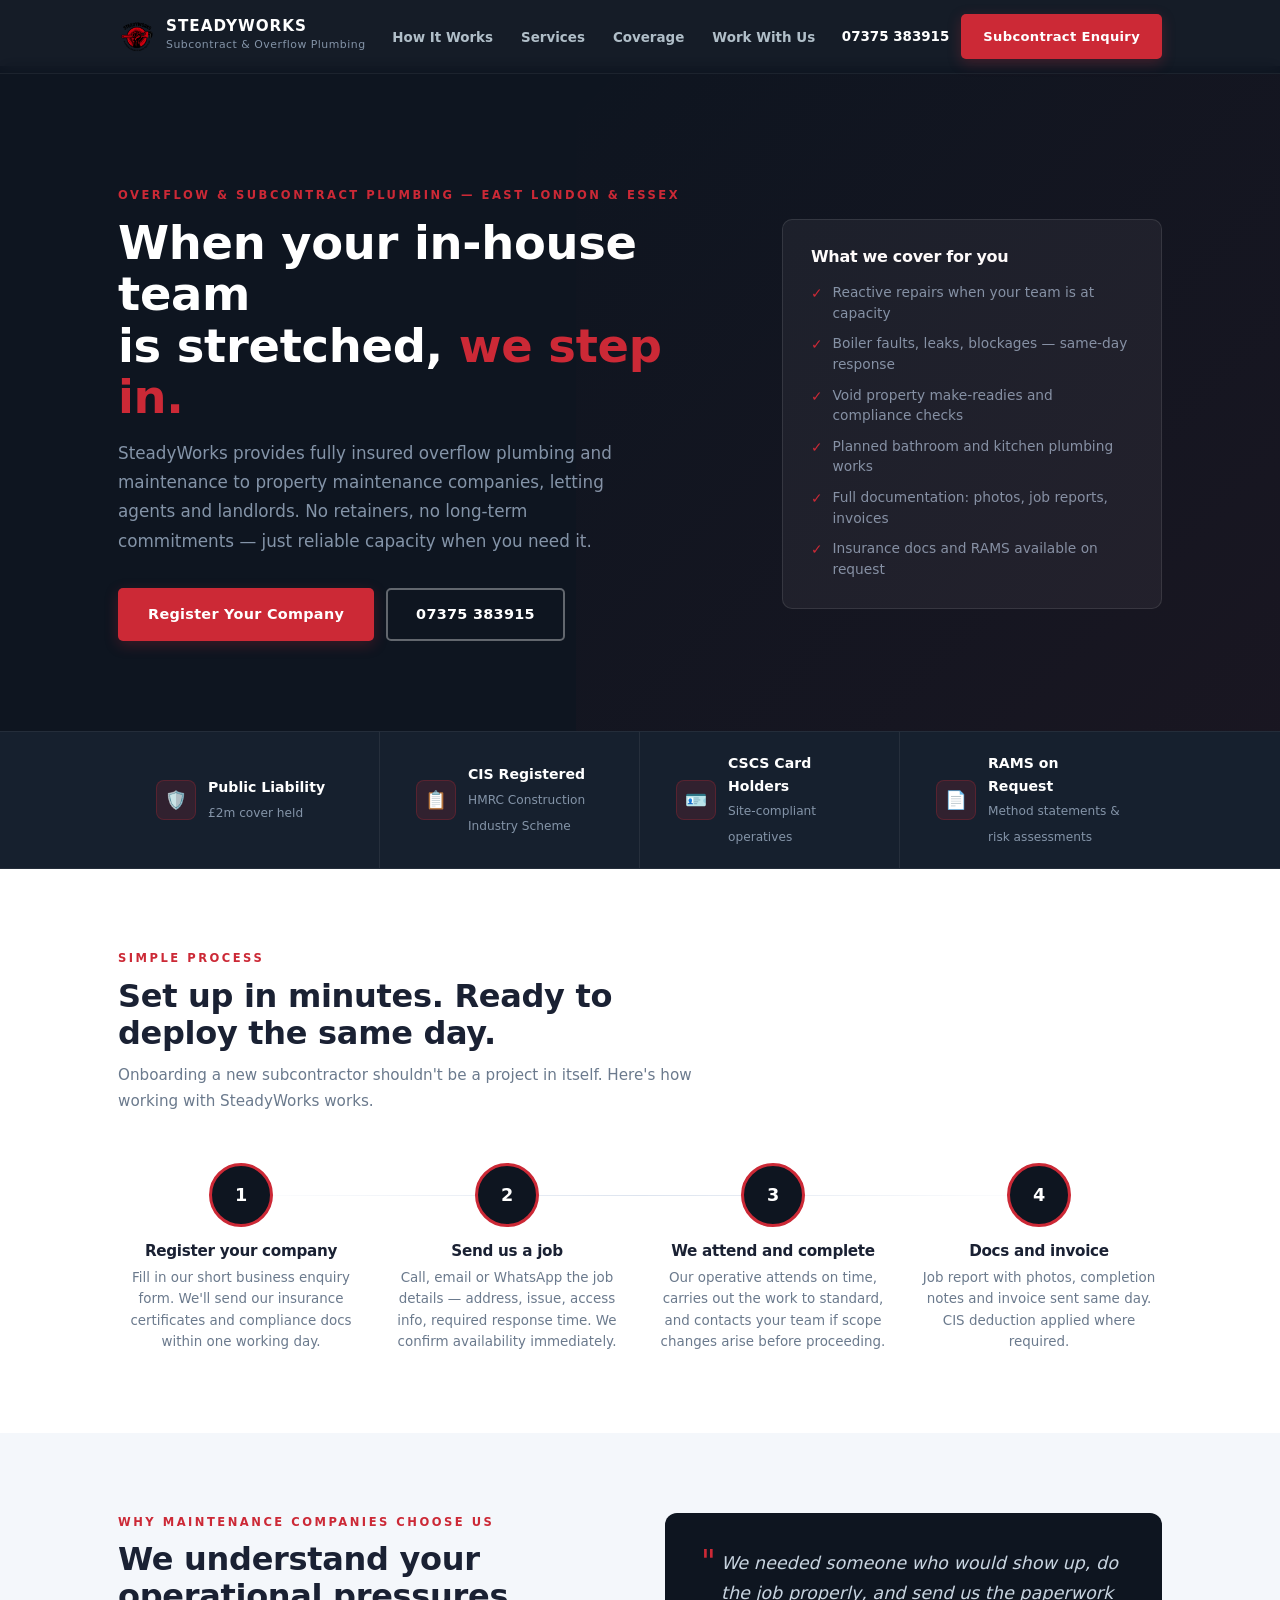
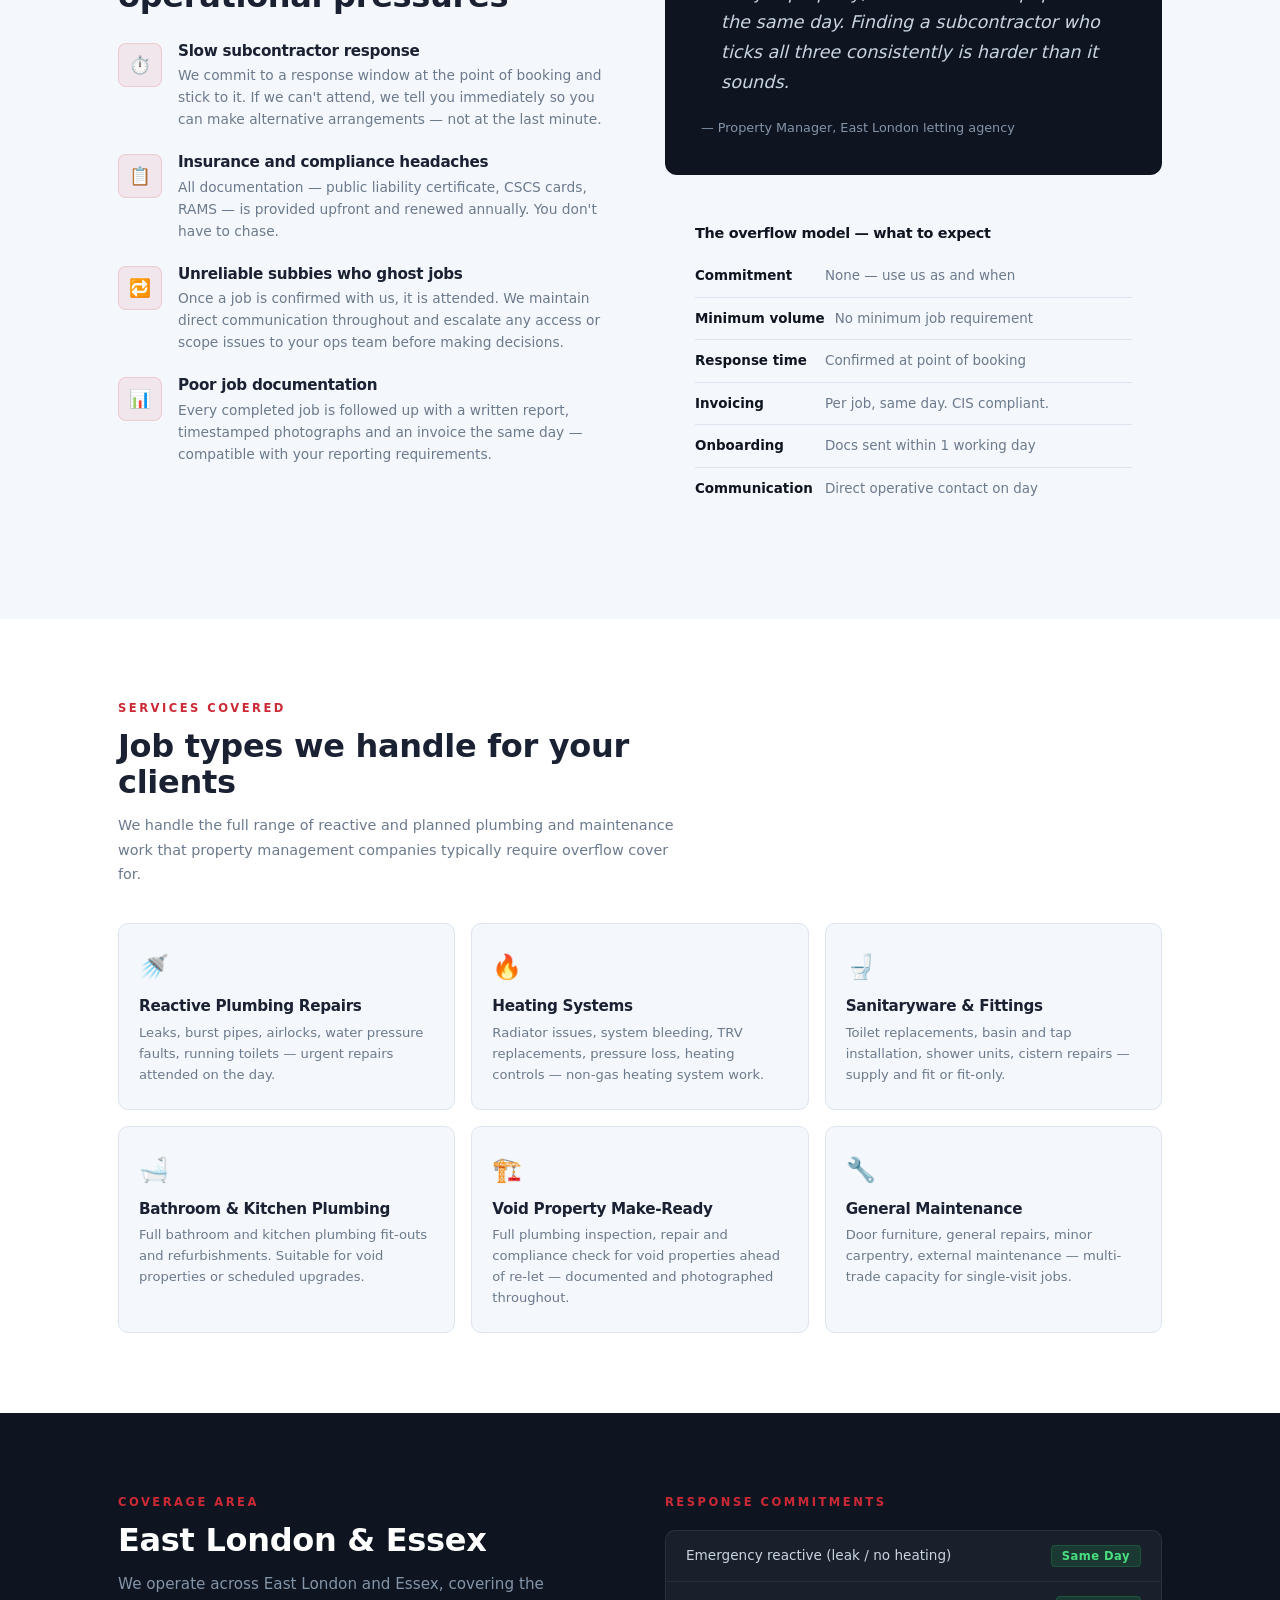
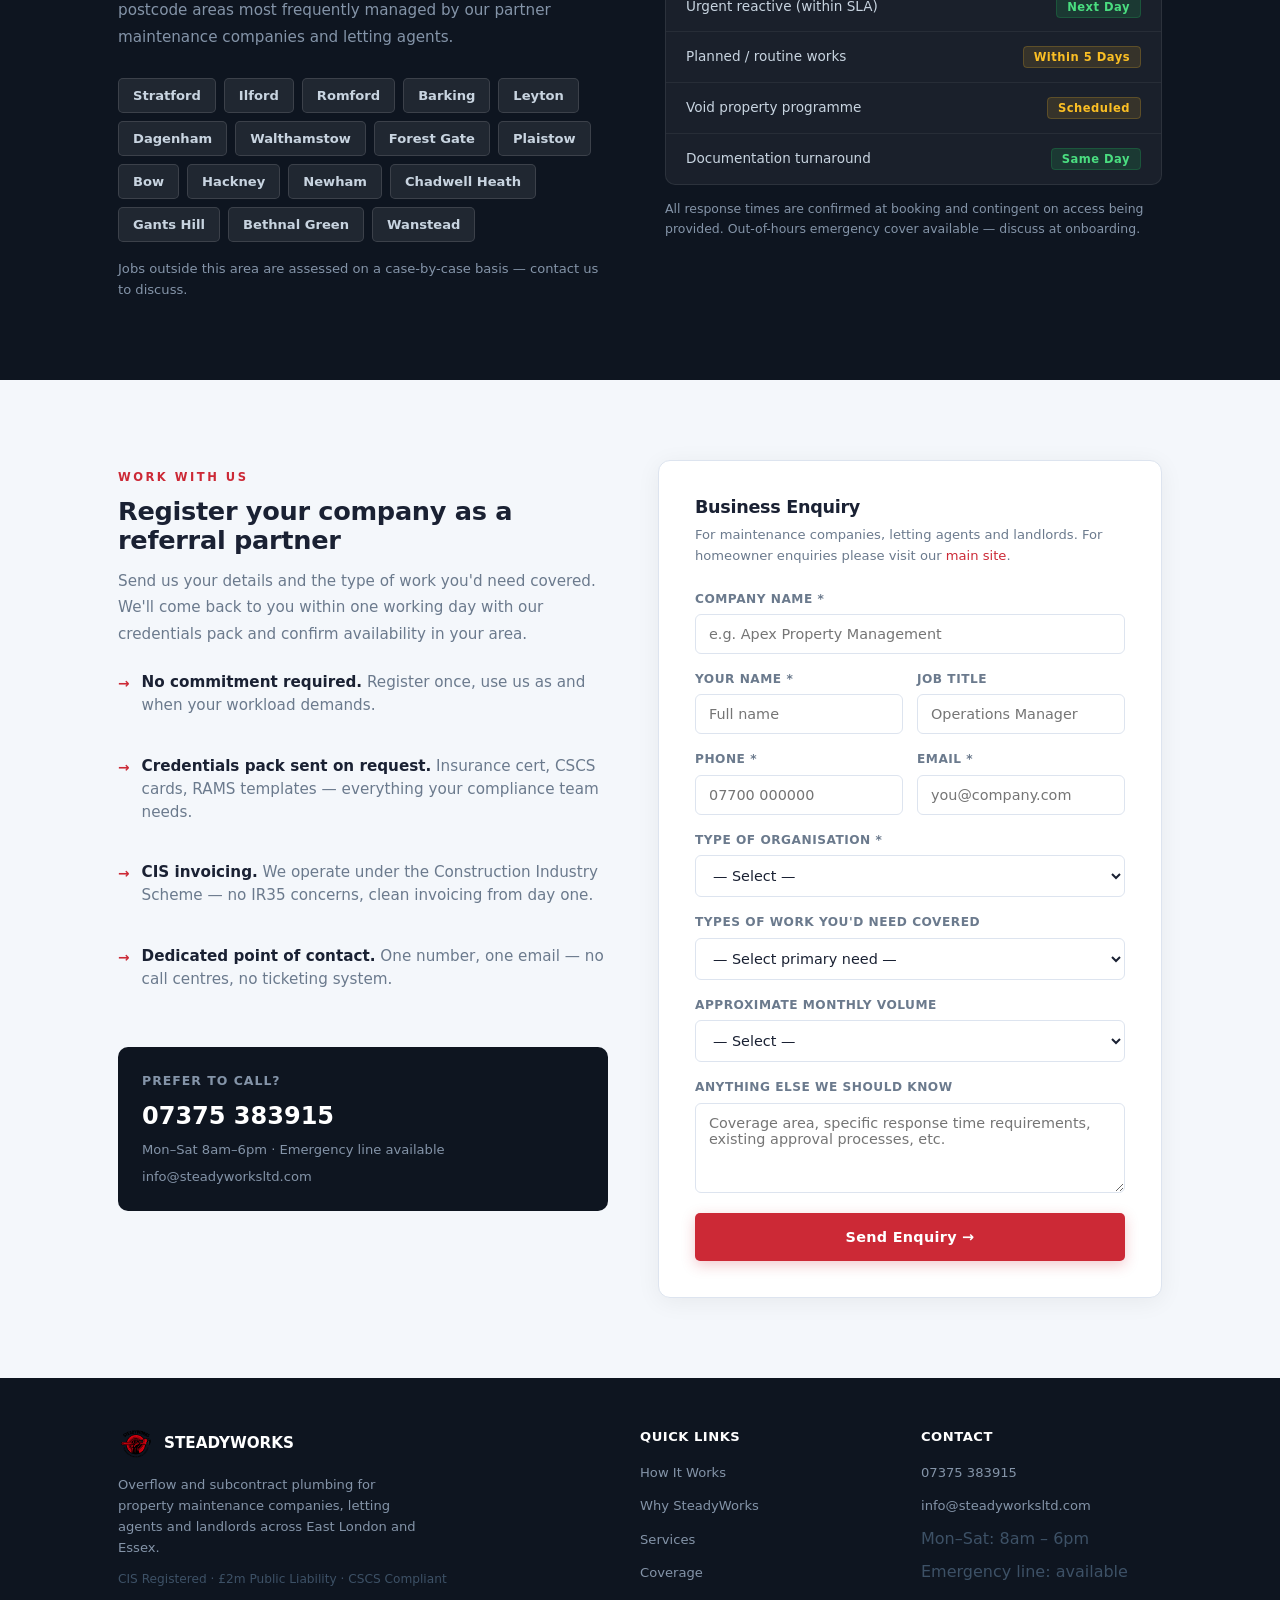
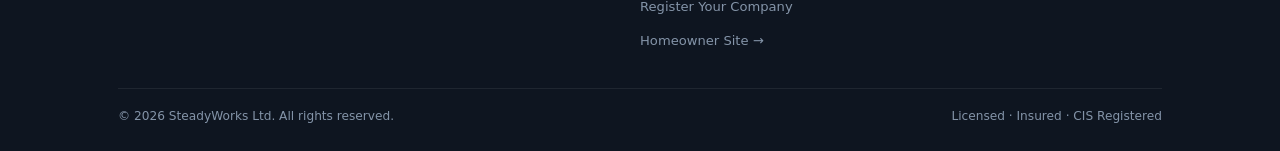
<file: deploy/subcontractor.html>
<!DOCTYPE html>
<html lang="en-GB">
<head>
<meta charset="UTF-8">
<meta name="viewport" content="width=device-width, initial-scale=1.0">
<title>SteadyWorks – Overflow Plumbing Subcontractor | East London &amp; Essex</title>
<meta name="description" content="SteadyWorks provides overflow plumbing and maintenance services to property management companies, letting agents and landlords across East London and Essex. Fully insured, CIS registered. Fast response, full documentation.">
<meta name="robots" content="index, follow">
<link rel="canonical" href="https://steadyworksltd.com/subcontractor">
<meta property="og:title" content="SteadyWorks – Overflow Plumbing Subcontractor">
<meta property="og:description" content="Reliable overflow plumbing contractor for property maintenance companies and letting agents. Fully insured, CIS registered. East London &amp; Essex.">
<link rel="icon" href="assets/logo.png" type="image/png">

<script type="application/ld+json">
{
  "@context": "https://schema.org",
  "@type": "Plumber",
  "name": "SteadyWorks Ltd",
  "url": "https://steadyworksltd.com/subcontractor",
  "telephone": "+447375383915",
  "email": "info@steadyworksltd.com",
  "description": "Overflow plumbing subcontractor for property management companies, letting agents and landlords. Fully insured, CIS registered.",
  "areaServed": [{"@type":"AdministrativeArea","name":"East London"},{"@type":"AdministrativeArea","name":"Essex"}]
}
</script>

<style>
:root{
  --navy:#0e1520;
  --navy-mid:#16202e;
  --navy-light:#1e2d42;
  --red:#CC2936;
  --red-dark:#a51e29;
  --slate:#8494a8;
  --light:#f4f7fb;
  --white:#ffffff;
  --border:#dde4ef;
  --text:#1a2133;
}
*{margin:0;padding:0;box-sizing:border-box;}
html{scroll-behavior:smooth;}
body{font-family:'Segoe UI',system-ui,Arial,sans-serif;background:var(--white);color:var(--text);line-height:1.6;font-size:16px;}
a{text-decoration:none;color:inherit;}
img{max-width:100%;display:block;}
.container{max-width:1100px;margin:0 auto;padding:0 28px;}
h1,h2,h3,h4{font-weight:800;line-height:1.15;letter-spacing:-.3px;}
.label{font-size:.72rem;font-weight:700;letter-spacing:2.5px;text-transform:uppercase;color:var(--red);display:block;margin-bottom:10px;}
.btn{display:inline-block;padding:13px 28px;border-radius:5px;font-weight:700;font-size:.9rem;letter-spacing:.3px;transition:transform .15s,box-shadow .15s;border:2px solid transparent;cursor:pointer;font-family:inherit;}
.btn:hover{transform:translateY(-2px);}
.btn-red{background:var(--red);color:#fff;box-shadow:0 4px 14px rgba(204,41,54,.25);}
.btn-red:hover{background:var(--red-dark);}
.btn-outline-white{background:transparent;border-color:rgba(255,255,255,.35);color:#fff;}
.btn-outline-white:hover{background:rgba(255,255,255,.08);}
.btn-outline-dark{background:transparent;border-color:var(--navy);color:var(--navy);}
.btn-outline-dark:hover{background:var(--navy);color:#fff;}
section{padding:80px 0;}

/* ── NAV ── */
header{position:fixed;top:0;left:0;right:0;z-index:900;background:rgba(14,21,32,.97);backdrop-filter:blur(8px);border-bottom:1px solid rgba(255,255,255,.06);}
.nav{display:flex;align-items:center;justify-content:space-between;padding:14px 28px;max-width:1100px;margin:0 auto;}
.brand{display:flex;align-items:center;gap:10px;}
.brand img{height:38px;width:38px;object-fit:contain;}
.brand-text{display:flex;flex-direction:column;}
.brand-name{color:#fff;font-weight:800;font-size:.95rem;letter-spacing:1px;line-height:1;}
.brand-tag{color:var(--slate);font-size:.68rem;letter-spacing:.5px;margin-top:2px;}
.nav-links{display:flex;gap:28px;list-style:none;}
.nav-links a{color:#b0bec8;font-weight:600;font-size:.84rem;transition:color .15s;}
.nav-links a:hover{color:#fff;}
.nav-actions{display:flex;align-items:center;gap:12px;}
.nav-phone{color:#fff;font-size:.84rem;font-weight:700;}
.nav-toggle{display:none;background:none;border:none;color:#fff;font-size:1.4rem;cursor:pointer;}
@media(max-width:860px){
  .nav-links{display:none;}
  .nav-phone{display:none;}
  .nav-toggle{display:block;}
}

/* ── HERO ── */
.hero{background:var(--navy);color:#fff;padding:120px 0 90px;position:relative;overflow:hidden;margin-top:66px;}
.hero::before{content:'';position:absolute;top:0;right:0;width:55%;height:100%;background:linear-gradient(135deg,transparent 0%,rgba(204,41,54,.06) 100%);pointer-events:none;}
.hero-grid{display:grid;grid-template-columns:1fr 380px;gap:60px;align-items:center;}
.hero-content .label{margin-bottom:14px;}
.hero h1{font-size:2.9rem;margin-bottom:16px;color:#fff;line-height:1.1;}
.hero h1 em{color:var(--red);font-style:normal;}
.hero p.sub{font-size:1.05rem;color:#8494a8;max-width:520px;margin-bottom:32px;line-height:1.75;}
.hero-actions{display:flex;gap:12px;flex-wrap:wrap;}
.hero-card{background:rgba(255,255,255,.05);border:1px solid rgba(255,255,255,.1);border-radius:10px;padding:28px;}
.hero-card h4{color:#fff;font-size:1rem;margin-bottom:16px;}
.hero-card ul{list-style:none;display:flex;flex-direction:column;gap:10px;}
.hero-card ul li{display:flex;gap:10px;color:#8494a8;font-size:.86rem;align-items:flex-start;line-height:1.5;}
.hero-card ul li .tick{color:var(--red);font-weight:800;flex-shrink:0;margin-top:1px;}
@media(max-width:900px){.hero-grid{grid-template-columns:1fr;}.hero h1{font-size:2rem;}.hero{padding:100px 0 70px;}}

/* ── CREDENTIALS STRIP ── */
.creds{background:var(--navy-mid);border-top:1px solid rgba(255,255,255,.06);border-bottom:1px solid rgba(255,255,255,.06);padding:0;}
.creds-inner{display:flex;justify-content:center;}
.cred{display:flex;align-items:center;gap:12px;padding:20px 36px;border-right:1px solid rgba(255,255,255,.07);flex:1;max-width:260px;}
.cred:last-child{border-right:none;}
.cred-icon{width:40px;height:40px;border-radius:8px;background:rgba(204,41,54,.15);border:1px solid rgba(204,41,54,.25);display:flex;align-items:center;justify-content:center;flex-shrink:0;font-size:1.1rem;}
.cred-text strong{display:block;color:#fff;font-size:.88rem;}
.cred-text span{color:var(--slate);font-size:.76rem;}
@media(max-width:860px){.creds-inner{flex-wrap:wrap;}.cred{border-right:none;border-bottom:1px solid rgba(255,255,255,.07);max-width:50%;width:50%;}.cred:nth-last-child(-n+2){border-bottom:none;}}
@media(max-width:480px){.cred{max-width:100%;width:100%;}.cred:last-child{border-bottom:none;}}

/* ── HOW IT WORKS ── */
.hiw-steps{display:grid;grid-template-columns:repeat(4,1fr);gap:20px;margin-top:48px;position:relative;}
.hiw-steps::before{content:'';position:absolute;top:32px;left:10%;right:10%;height:1px;background:linear-gradient(to right,transparent,var(--border),transparent);z-index:0;}
.hiw-step{text-align:center;position:relative;z-index:1;}
.hiw-num{width:64px;height:64px;border-radius:50%;background:var(--navy);color:#fff;display:flex;align-items:center;justify-content:center;font-weight:800;font-size:1.1rem;margin:0 auto 16px;border:3px solid var(--red);}
.hiw-step h4{font-size:.95rem;margin-bottom:6px;}
.hiw-step p{font-size:.84rem;color:#6b7a8d;line-height:1.6;}
@media(max-width:860px){.hiw-steps{grid-template-columns:repeat(2,1fr);}.hiw-steps::before{display:none;}}

/* ── PAIN POINTS ── */
.pain-grid{display:grid;grid-template-columns:1fr 1fr;gap:50px;align-items:start;}
.pain-list{display:flex;flex-direction:column;gap:24px;margin-top:28px;}
.pain-item{display:flex;gap:16px;align-items:flex-start;}
.pain-icon{width:44px;height:44px;border-radius:8px;background:rgba(204,41,54,.08);border:1px solid rgba(204,41,54,.15);display:flex;align-items:center;justify-content:center;flex-shrink:0;font-size:1.1rem;}
.pain-item h4{font-size:.95rem;margin-bottom:4px;}
.pain-item p{font-size:.86rem;color:#6b7a8d;line-height:1.6;}
.pain-quote{background:var(--navy);border-radius:12px;padding:36px;color:#fff;}
.pain-quote blockquote{font-size:1.1rem;line-height:1.7;color:#c8d4e0;font-style:italic;margin-bottom:20px;position:relative;padding-left:20px;}
.pain-quote blockquote::before{content:'"';position:absolute;left:0;top:-4px;font-size:2rem;color:var(--red);line-height:1;font-style:normal;}
.pain-quote .qsource{font-size:.8rem;color:var(--slate);}
.overflow-model{background:var(--light);border-radius:12px;padding:30px;margin-top:24px;}
.overflow-model h4{font-size:.9rem;font-weight:700;margin-bottom:14px;color:var(--navy);}
.model-row{display:flex;gap:10px;padding:10px 0;border-bottom:1px solid var(--border);font-size:.84rem;align-items:center;}
.model-row:last-child{border-bottom:none;}
.model-row .mk{font-weight:700;color:var(--navy);min-width:120px;flex-shrink:0;}
.model-row .mv{color:#6b7a8d;}
@media(max-width:860px){.pain-grid{grid-template-columns:1fr;}}

/* ── SERVICES ── */
.services-grid{display:grid;grid-template-columns:repeat(3,1fr);gap:16px;margin-top:36px;}
.svc-card{background:var(--light);border-radius:10px;padding:24px 20px;border:1px solid var(--border);transition:border-color .2s,box-shadow .2s;}
.svc-card:hover{border-color:var(--red);box-shadow:0 4px 16px rgba(0,0,0,.06);}
.svc-card .s-icon{font-size:1.5rem;margin-bottom:12px;}
.svc-card h4{font-size:.95rem;margin-bottom:6px;}
.svc-card p{font-size:.82rem;color:#6b7a8d;line-height:1.6;}
@media(max-width:860px){.services-grid{grid-template-columns:repeat(2,1fr);}}
@media(max-width:480px){.services-grid{grid-template-columns:1fr;}}

/* ── COVERAGE ── */
.coverage-grid{display:grid;grid-template-columns:1fr 1fr;gap:50px;align-items:start;}
.area-tags{display:flex;flex-wrap:wrap;gap:8px;margin-top:20px;}
.area-tag{background:rgba(255,255,255,.08);border:1px solid rgba(255,255,255,.12);color:#c8d4e0;border-radius:5px;padding:6px 14px;font-size:.82rem;font-weight:600;}
.response-table{background:rgba(255,255,255,.05);border-radius:10px;overflow:hidden;border:1px solid rgba(255,255,255,.08);}
.rt-row{display:flex;justify-content:space-between;align-items:center;padding:14px 20px;border-bottom:1px solid rgba(255,255,255,.06);font-size:.85rem;}
.rt-row:last-child{border-bottom:none;}
.rt-row span{color:#c8d4e0;}
.rt-row strong{color:#fff;}
.rt-badge{padding:3px 10px;border-radius:4px;font-size:.72rem;font-weight:700;letter-spacing:.5px;}
.rt-badge.green{background:rgba(34,197,94,.15);color:#4ade80;border:1px solid rgba(34,197,94,.2);}
.rt-badge.amber{background:rgba(251,191,36,.12);color:#fbbf24;border:1px solid rgba(251,191,36,.2);}
@media(max-width:860px){.coverage-grid{grid-template-columns:1fr;}}

/* ── ENQUIRY FORM ── */
.enquiry-wrap{display:grid;grid-template-columns:1.1fr .9fr;gap:50px;align-items:start;}
.enquiry-info{padding-top:8px;}
.enquiry-info h3{font-size:1.6rem;margin-bottom:12px;}
.enquiry-info p{color:#6b7a8d;font-size:.95rem;line-height:1.75;margin-bottom:24px;}
.info-points{display:flex;flex-direction:column;gap:14px;}
.info-point{display:flex;gap:12px;align-items:flex-start;font-size:.86rem;}
.info-point .ip-icon{color:var(--red);font-weight:800;margin-top:1px;flex-shrink:0;}
.info-point p{color:#6b7a8d;line-height:1.5;}
.info-point strong{color:var(--text);}
.enquiry-form{background:var(--white);border-radius:12px;padding:36px;border:1px solid var(--border);box-shadow:0 4px 24px rgba(0,0,0,.06);}
.enquiry-form h4{font-size:1.1rem;margin-bottom:6px;}
.enquiry-form .form-sub{font-size:.82rem;color:#6b7a8d;margin-bottom:24px;}
.fg{display:flex;flex-direction:column;gap:5px;margin-bottom:16px;}
.fg label{font-size:.76rem;font-weight:700;color:#6b7a8d;letter-spacing:.5px;text-transform:uppercase;}
.fg input,.fg select,.fg textarea{padding:11px 13px;border:1.5px solid var(--border);border-radius:6px;font-size:.9rem;font-family:inherit;color:var(--text);background:#fff;transition:border-color .15s;}
.fg input:focus,.fg select:focus,.fg textarea:focus{outline:none;border-color:var(--red);}
.fg textarea{resize:vertical;min-height:90px;}
.fg-row{display:grid;grid-template-columns:1fr 1fr;gap:14px;}
.form-submit{width:100%;margin-top:4px;padding:14px;}
.form-ok{display:none;background:#edfaf4;color:#166534;padding:12px;border-radius:6px;margin-top:12px;font-size:.86rem;border:1px solid #a7f3d0;}
.form-ok.show{display:block;}
@media(max-width:860px){.enquiry-wrap{grid-template-columns:1fr;}.fg-row{grid-template-columns:1fr;}}

/* ── FOOTER ── */
footer{background:var(--navy);color:var(--slate);padding:48px 0 24px;}
.footer-grid{display:grid;grid-template-columns:2fr 1fr 1fr;gap:40px;margin-bottom:36px;}
.footer-brand{display:flex;align-items:center;gap:10px;margin-bottom:12px;}
.footer-brand img{height:36px;width:36px;object-fit:contain;}
.footer-brand span{color:#fff;font-weight:800;font-size:.95rem;}
footer h5{color:#fff;font-size:.82rem;font-weight:700;margin-bottom:12px;letter-spacing:.5px;text-transform:uppercase;}
footer ul{list-style:none;display:flex;flex-direction:column;gap:8px;}
footer ul a{font-size:.82rem;transition:color .15s;}
footer ul a:hover{color:var(--red);}
.footer-bottom{border-top:1px solid rgba(255,255,255,.07);padding-top:18px;display:flex;justify-content:space-between;flex-wrap:wrap;gap:8px;font-size:.76rem;}
@media(max-width:700px){.footer-grid{grid-template-columns:1fr;}}
</style>
</head>
<body>

<!-- NAV -->
<header>
  <div class="nav">
    <a href="#top" class="brand">
      <img src="assets/logo.png" alt="SteadyWorks logo">
      <div class="brand-text">
        <span class="brand-name">STEADYWORKS</span>
        <span class="brand-tag">Subcontract &amp; Overflow Plumbing</span>
      </div>
    </a>
    <ul class="nav-links" id="navLinks">
      <li><a href="#how-it-works">How It Works</a></li>
      <li><a href="#services">Services</a></li>
      <li><a href="#coverage">Coverage</a></li>
      <li><a href="#enquiry">Work With Us</a></li>
    </ul>
    <div class="nav-actions">
      <a href="tel:07375383915" class="nav-phone">07375 383915</a>
      <a href="#enquiry" class="btn btn-red" style="padding:10px 20px;font-size:.82rem;">Subcontract Enquiry</a>
    </div>
  </div>
</header>
<a id="top"></a>

<!-- HERO -->
<section class="hero">
  <div class="container">
    <div class="hero-grid">
      <div class="hero-content">
        <span class="label">Overflow &amp; Subcontract Plumbing — East London &amp; Essex</span>
        <h1>When your in-house team<br>is stretched, <em>we step in.</em></h1>
        <p class="sub">SteadyWorks provides fully insured overflow plumbing and maintenance to property maintenance companies, letting agents and landlords. No retainers, no long-term commitments — just reliable capacity when you need it.</p>
        <div class="hero-actions">
          <a href="#enquiry" class="btn btn-red">Register Your Company</a>
          <a href="tel:07375383915" class="btn btn-outline-white">07375 383915</a>
        </div>
      </div>
      <div class="hero-card">
        <h4>What we cover for you</h4>
        <ul>
          <li><span class="tick">✓</span>Reactive repairs when your team is at capacity</li>
          <li><span class="tick">✓</span>Boiler faults, leaks, blockages — same-day response</li>
          <li><span class="tick">✓</span>Void property make-readies and compliance checks</li>
          <li><span class="tick">✓</span>Planned bathroom and kitchen plumbing works</li>
          <li><span class="tick">✓</span>Full documentation: photos, job reports, invoices</li>
          <li><span class="tick">✓</span>Insurance docs and RAMS available on request</li>
        </ul>
      </div>
    </div>
  </div>
</section>

<!-- CREDENTIALS -->
<div class="creds">
  <div class="container creds-inner">
    <div class="cred">
      <div class="cred-icon">🛡️</div>
      <div class="cred-text"><strong>Public Liability</strong><span>£2m cover held</span></div>
    </div>
    <div class="cred">
      <div class="cred-icon">📋</div>
      <div class="cred-text"><strong>CIS Registered</strong><span>HMRC Construction Industry Scheme</span></div>
    </div>
    <div class="cred">
      <div class="cred-icon">🪪</div>
      <div class="cred-text"><strong>CSCS Card Holders</strong><span>Site-compliant operatives</span></div>
    </div>
    <div class="cred">
      <div class="cred-icon">📄</div>
      <div class="cred-text"><strong>RAMS on Request</strong><span>Method statements &amp; risk assessments</span></div>
    </div>
  </div>
</div>

<!-- HOW IT WORKS -->
<section id="how-it-works" style="background:#fff;">
  <div class="container">
    <span class="label">Simple Process</span>
    <h2 style="font-size:2rem;max-width:560px;">Set up in minutes. Ready to deploy the same day.</h2>
    <p style="color:#6b7a8d;max-width:580px;margin-top:12px;font-size:.95rem;line-height:1.7;">Onboarding a new subcontractor shouldn't be a project in itself. Here's how working with SteadyWorks works.</p>
    <div class="hiw-steps">
      <div class="hiw-step">
        <div class="hiw-num">1</div>
        <h4>Register your company</h4>
        <p>Fill in our short business enquiry form. We'll send our insurance certificates and compliance docs within one working day.</p>
      </div>
      <div class="hiw-step">
        <div class="hiw-num">2</div>
        <h4>Send us a job</h4>
        <p>Call, email or WhatsApp the job details — address, issue, access info, required response time. We confirm availability immediately.</p>
      </div>
      <div class="hiw-step">
        <div class="hiw-num">3</div>
        <h4>We attend and complete</h4>
        <p>Our operative attends on time, carries out the work to standard, and contacts your team if scope changes arise before proceeding.</p>
      </div>
      <div class="hiw-step">
        <div class="hiw-num">4</div>
        <h4>Docs and invoice</h4>
        <p>Job report with photos, completion notes and invoice sent same day. CIS deduction applied where required.</p>
      </div>
    </div>
  </div>
</section>

<!-- WHY US / PAIN POINTS -->
<section id="why-us" style="background:var(--light);">
  <div class="container">
    <div class="pain-grid">
      <div>
        <span class="label">Why Maintenance Companies Choose Us</span>
        <h2 style="font-size:2rem;">We understand your operational pressures</h2>
        <div class="pain-list">
          <div class="pain-item">
            <div class="pain-icon">⏱️</div>
            <div>
              <h4>Slow subcontractor response</h4>
              <p>We commit to a response window at the point of booking and stick to it. If we can't attend, we tell you immediately so you can make alternative arrangements — not at the last minute.</p>
            </div>
          </div>
          <div class="pain-item">
            <div class="pain-icon">📋</div>
            <div>
              <h4>Insurance and compliance headaches</h4>
              <p>All documentation — public liability certificate, CSCS cards, RAMS — is provided upfront and renewed annually. You don't have to chase.</p>
            </div>
          </div>
          <div class="pain-item">
            <div class="pain-icon">🔁</div>
            <div>
              <h4>Unreliable subbies who ghost jobs</h4>
              <p>Once a job is confirmed with us, it is attended. We maintain direct communication throughout and escalate any access or scope issues to your ops team before making decisions.</p>
            </div>
          </div>
          <div class="pain-item">
            <div class="pain-icon">📊</div>
            <div>
              <h4>Poor job documentation</h4>
              <p>Every completed job is followed up with a written report, timestamped photographs and an invoice the same day — compatible with your reporting requirements.</p>
            </div>
          </div>
        </div>
      </div>
      <div>
        <div class="pain-quote">
          <blockquote>We needed someone who would show up, do the job properly, and send us the paperwork the same day. Finding a subcontractor who ticks all three consistently is harder than it sounds.</blockquote>
          <div class="qsource">— Property Manager, East London letting agency</div>
        </div>
        <div class="overflow-model" style="margin-top:20px;">
          <h4>The overflow model — what to expect</h4>
          <div class="model-row"><span class="mk">Commitment</span><span class="mv">None — use us as and when</span></div>
          <div class="model-row"><span class="mk">Minimum volume</span><span class="mv">No minimum job requirement</span></div>
          <div class="model-row"><span class="mk">Response time</span><span class="mv">Confirmed at point of booking</span></div>
          <div class="model-row"><span class="mk">Invoicing</span><span class="mv">Per job, same day. CIS compliant.</span></div>
          <div class="model-row"><span class="mk">Onboarding</span><span class="mv">Docs sent within 1 working day</span></div>
          <div class="model-row"><span class="mk">Communication</span><span class="mv">Direct operative contact on day</span></div>
        </div>
      </div>
    </div>
  </div>
</section>

<!-- SERVICES -->
<section id="services" style="background:#fff;">
  <div class="container">
    <span class="label">Services Covered</span>
    <h2 style="font-size:2rem;max-width:560px;">Job types we handle for your clients</h2>
    <p style="color:#6b7a8d;max-width:560px;margin-top:12px;font-size:.9rem;line-height:1.7;">We handle the full range of reactive and planned plumbing and maintenance work that property management companies typically require overflow cover for.</p>
    <div class="services-grid">
      <div class="svc-card">
        <div class="s-icon">🚿</div>
        <h4>Reactive Plumbing Repairs</h4>
        <p>Leaks, burst pipes, airlocks, water pressure faults, running toilets — urgent repairs attended on the day.</p>
      </div>
      <div class="svc-card">
        <div class="s-icon">🔥</div>
        <h4>Heating Systems</h4>
        <p>Radiator issues, system bleeding, TRV replacements, pressure loss, heating controls — non-gas heating system work.</p>
      </div>
      <div class="svc-card">
        <div class="s-icon">🚽</div>
        <h4>Sanitaryware &amp; Fittings</h4>
        <p>Toilet replacements, basin and tap installation, shower units, cistern repairs — supply and fit or fit-only.</p>
      </div>
      <div class="svc-card">
        <div class="s-icon">🛁</div>
        <h4>Bathroom &amp; Kitchen Plumbing</h4>
        <p>Full bathroom and kitchen plumbing fit-outs and refurbishments. Suitable for void properties or scheduled upgrades.</p>
      </div>
      <div class="svc-card">
        <div class="s-icon">🏗️</div>
        <h4>Void Property Make-Ready</h4>
        <p>Full plumbing inspection, repair and compliance check for void properties ahead of re-let — documented and photographed throughout.</p>
      </div>
      <div class="svc-card">
        <div class="s-icon">🔧</div>
        <h4>General Maintenance</h4>
        <p>Door furniture, general repairs, minor carpentry, external maintenance — multi-trade capacity for single-visit jobs.</p>
      </div>
    </div>
  </div>
</section>

<!-- COVERAGE -->
<section id="coverage" style="background:var(--navy);color:#fff;">
  <div class="container">
    <div class="coverage-grid">
      <div>
        <span class="label">Coverage Area</span>
        <h2 style="font-size:2rem;color:#fff;">East London &amp; Essex</h2>
        <p style="color:var(--slate);margin-top:12px;margin-bottom:28px;font-size:.95rem;line-height:1.75;">We operate across East London and Essex, covering the postcode areas most frequently managed by our partner maintenance companies and letting agents.</p>
        <div class="area-tags">
          <span class="area-tag">Stratford</span><span class="area-tag">Ilford</span>
          <span class="area-tag">Romford</span><span class="area-tag">Barking</span>
          <span class="area-tag">Leyton</span><span class="area-tag">Dagenham</span>
          <span class="area-tag">Walthamstow</span><span class="area-tag">Forest Gate</span>
          <span class="area-tag">Plaistow</span><span class="area-tag">Bow</span>
          <span class="area-tag">Hackney</span><span class="area-tag">Newham</span>
          <span class="area-tag">Chadwell Heath</span><span class="area-tag">Gants Hill</span>
          <span class="area-tag">Bethnal Green</span><span class="area-tag">Wanstead</span>
        </div>
        <p style="color:var(--slate);font-size:.82rem;margin-top:16px;">Jobs outside this area are assessed on a case-by-case basis — contact us to discuss.</p>
      </div>
      <div>
        <span class="label" style="margin-bottom:18px;">Response Commitments</span>
        <div class="response-table">
          <div class="rt-row">
            <span>Emergency reactive (leak / no heating)</span>
            <strong><span class="rt-badge green">Same Day</span></strong>
          </div>
          <div class="rt-row">
            <span>Urgent reactive (within SLA)</span>
            <strong><span class="rt-badge green">Next Day</span></strong>
          </div>
          <div class="rt-row">
            <span>Planned / routine works</span>
            <strong><span class="rt-badge amber">Within 5 Days</span></strong>
          </div>
          <div class="rt-row">
            <span>Void property programme</span>
            <strong><span class="rt-badge amber">Scheduled</span></strong>
          </div>
          <div class="rt-row">
            <span>Documentation turnaround</span>
            <strong><span class="rt-badge green">Same Day</span></strong>
          </div>
        </div>
        <p style="color:var(--slate);font-size:.78rem;margin-top:14px;line-height:1.6;">All response times are confirmed at booking and contingent on access being provided. Out-of-hours emergency cover available — discuss at onboarding.</p>
      </div>
    </div>
  </div>
</section>

<!-- ENQUIRY FORM -->
<section id="enquiry" style="background:var(--light);">
  <div class="container">
    <div class="enquiry-wrap">
      <div class="enquiry-info">
        <span class="label">Work With Us</span>
        <h3>Register your company as a referral partner</h3>
        <p>Send us your details and the type of work you'd need covered. We'll come back to you within one working day with our credentials pack and confirm availability in your area.</p>
        <div class="info-points">
          <div class="info-point">
            <span class="ip-icon">→</span>
            <p><strong>No commitment required.</strong> Register once, use us as and when your workload demands.</p>
          </div>
          <div class="info-point">
            <span class="ip-icon">→</span>
            <p><strong>Credentials pack sent on request.</strong> Insurance cert, CSCS cards, RAMS templates — everything your compliance team needs.</p>
          </div>
          <div class="info-point">
            <span class="ip-icon">→</span>
            <p><strong>CIS invoicing.</strong> We operate under the Construction Industry Scheme — no IR35 concerns, clean invoicing from day one.</p>
          </div>
          <div class="info-point">
            <span class="ip-icon">→</span>
            <p><strong>Dedicated point of contact.</strong> One number, one email — no call centres, no ticketing system.</p>
          </div>
        </div>
        <div style="margin-top:32px;padding:24px;background:var(--navy);border-radius:10px;color:#fff;">
          <div style="font-size:.78rem;color:var(--slate);letter-spacing:1px;text-transform:uppercase;font-weight:700;margin-bottom:6px;">Prefer to call?</div>
          <div style="font-size:1.5rem;font-weight:800;">07375 383915</div>
          <div style="font-size:.82rem;color:var(--slate);margin-top:4px;">Mon–Sat 8am–6pm · Emergency line available</div>
          <a href="mailto:info@steadyworksltd.com" style="display:block;color:var(--slate);font-size:.82rem;margin-top:6px;">info@steadyworksltd.com</a>
        </div>
      </div>

      <div class="enquiry-form">
        <h4>Business Enquiry</h4>
        <p class="form-sub">For maintenance companies, letting agents and landlords. For homeowner enquiries please visit our <a href="index.html" style="color:var(--red);">main site</a>.</p>
        <form id="b2bForm">
          <div class="fg"><label>Company Name *</label><input type="text" name="company" required placeholder="e.g. Apex Property Management"></div>
          <div class="fg-row">
            <div class="fg"><label>Your Name *</label><input type="text" name="name" required placeholder="Full name"></div>
            <div class="fg"><label>Job Title</label><input type="text" name="jobtitle" placeholder="Operations Manager"></div>
          </div>
          <div class="fg-row">
            <div class="fg"><label>Phone *</label><input type="tel" name="phone" required placeholder="07700 000000"></div>
            <div class="fg"><label>Email *</label><input type="email" name="email" required placeholder="you@company.com"></div>
          </div>
          <div class="fg"><label>Type of Organisation *</label>
            <select name="orgtype" required>
              <option value="">— Select —</option>
              <option>Property Maintenance Company</option>
              <option>Letting Agent</option>
              <option>Property Management Company</option>
              <option>Housing Association</option>
              <option>Private Landlord (portfolio)</option>
              <option>Facilities Management</option>
              <option>Main Contractor</option>
              <option>Other</option>
            </select>
          </div>
          <div class="fg"><label>Types of Work You'd Need Covered</label>
            <select name="worktype">
              <option value="">— Select primary need —</option>
              <option>Reactive plumbing repairs</option>
              <option>Boiler &amp; heating work</option>
              <option>Void property make-readies</option>
              <option>Bathroom / kitchen fit-outs</option>
              <option>General maintenance</option>
              <option>Mixed / ongoing programme</option>
            </select>
          </div>
          <div class="fg"><label>Approximate Monthly Volume</label>
            <select name="volume">
              <option value="">— Select —</option>
              <option>1–5 jobs/month</option>
              <option>5–15 jobs/month</option>
              <option>15–30 jobs/month</option>
              <option>30+ jobs/month</option>
              <option>Varies / project-based</option>
            </select>
          </div>
          <div class="fg"><label>Anything else we should know</label><textarea name="notes" placeholder="Coverage area, specific response time requirements, existing approval processes, etc."></textarea></div>
          <button type="submit" class="btn btn-red form-submit">Send Enquiry →</button>
          <div class="form-ok" id="b2bOk">✓ Received — we'll be in touch within one working day with our credentials pack.</div>
        </form>
      </div>
    </div>
  </div>
</section>

<!-- FOOTER -->
<footer>
  <div class="container">
    <div class="footer-grid">
      <div>
        <div class="footer-brand"><img src="assets/logo.png" alt="SteadyWorks"><span>STEADYWORKS</span></div>
        <p style="font-size:.82rem;color:var(--slate);max-width:300px;line-height:1.6;">Overflow and subcontract plumbing for property maintenance companies, letting agents and landlords across East London and Essex.</p>
        <p style="margin-top:12px;font-size:.76rem;color:#3d5166;">CIS Registered · £2m Public Liability · CSCS Compliant</p>
      </div>
      <div>
        <h5>Quick Links</h5>
        <ul>
          <li><a href="#how-it-works">How It Works</a></li>
          <li><a href="#why-us">Why SteadyWorks</a></li>
          <li><a href="#services">Services</a></li>
          <li><a href="#coverage">Coverage</a></li>
          <li><a href="#enquiry">Register Your Company</a></li>
          <li><a href="index.html">Homeowner Site →</a></li>
        </ul>
      </div>
      <div>
        <h5>Contact</h5>
        <ul>
          <li><a href="tel:07375383915">07375 383915</a></li>
          <li><a href="mailto:info@steadyworksltd.com">info@steadyworksltd.com</a></li>
          <li style="color:#3d5166;">Mon–Sat: 8am – 6pm</li>
          <li style="color:#3d5166;">Emergency line: available</li>
        </ul>
      </div>
    </div>
    <div class="footer-bottom">
      <span>© <span id="yr"></span> SteadyWorks Ltd. All rights reserved.</span>
      <span>Licensed · Insured · CIS Registered</span>
    </div>
  </div>
</footer>

<script>
document.getElementById('yr').textContent = new Date().getFullYear();

const SUPABASE_URL = 'https://ytvefdanywtgntvviuwo.supabase.co';
const SUPABASE_KEY = 'sb_publishable_zfUO2z0HiKywpgMqBIhKeQ_ka_7oAbl';

// Mobile nav
const navToggle = document.createElement('button');
navToggle.className = 'nav-toggle';
navToggle.innerHTML = '☰';
navToggle.onclick = () => {
  const nl = document.getElementById('navLinks');
  nl.style.display = nl.style.display === 'flex' ? 'none' : 'flex';
  if (nl.style.display === 'flex') {
    nl.style.position = 'absolute';
    nl.style.top = '66px';
    nl.style.left = '0';
    nl.style.right = '0';
    nl.style.flexDirection = 'column';
    nl.style.background = '#0e1520';
    nl.style.padding = '16px 28px';
    nl.style.gap = '14px';
    nl.style.borderTop = '1px solid rgba(255,255,255,.07)';
  }
};

// B2B form
const b2bForm = document.getElementById('b2bForm');
b2bForm.addEventListener('submit', async function(e){
  e.preventDefault();
  const btn = b2bForm.querySelector('button[type="submit"]');
  btn.disabled = true; btn.textContent = 'Sending…';
  const fd = new FormData(b2bForm);
  const data = {
    name: fd.get('name'),
    phone: fd.get('phone'),
    email: fd.get('email'),
    company: fd.get('company'),
    message: [
      'Job Title: ' + fd.get('jobtitle'),
      'Org Type: '  + fd.get('orgtype'),
      'Work Type: ' + fd.get('worktype'),
      'Volume: '    + fd.get('volume'),
      'Notes: '     + fd.get('notes')
    ].join('\n'),
    source: 'B2B Subcontractor Enquiry'
  };
  try {
    await fetch(`${SUPABASE_URL}/rest/v1/leads`, {
      method:'POST',
      headers:{'Content-Type':'application/json','apikey':SUPABASE_KEY,'Authorization':'Bearer '+SUPABASE_KEY,'Prefer':'return=minimal'},
      body: JSON.stringify(data)
    });
  } catch(err){}
  document.getElementById('b2bOk').classList.add('show');
  b2bForm.reset();
  btn.textContent = '✓ Sent';
});
</script>
</body>
</html>
</file>
